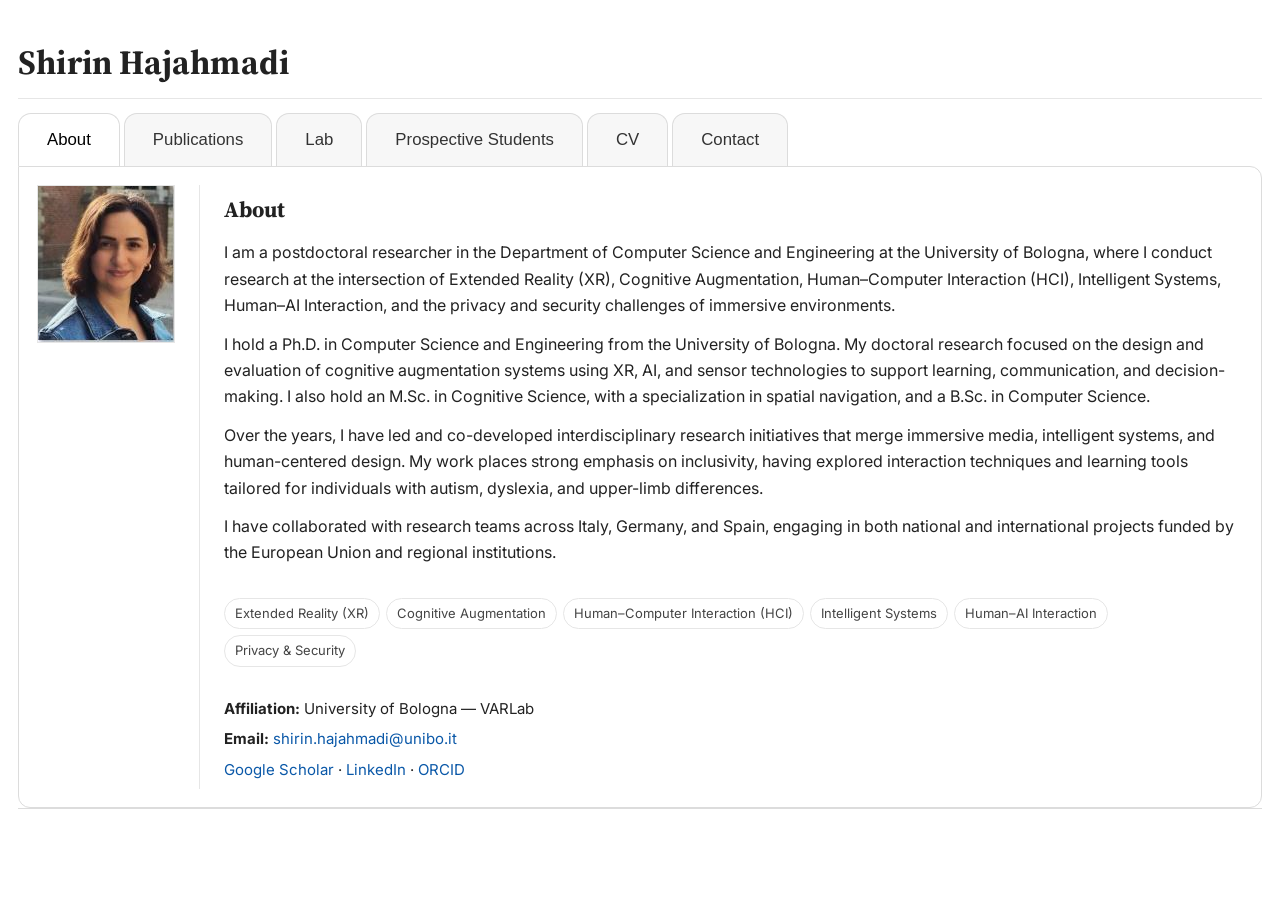
<file: index.html>
<!DOCTYPE html>
<html lang="en">
<head>
  <meta charset="UTF-8" />
  <meta name="viewport" content="width=device-width, initial-scale=1" />
  <title>Shirin Hajahmadi</title>
  <meta name="description" content="Shirin Hajahmadi — XR • AI • Privacy & HCI" />
  <link rel="preconnect" href="https://fonts.googleapis.com">
  <link rel="preconnect" href="https://fonts.gstatic.com" crossorigin>
  <link href="https://fonts.googleapis.com/css2?family=Inter:wght@300;400;500;600&family=Source+Serif+4:opsz,wght@8..60,500;8..60,700&display=swap" rel="stylesheet">
  <style>
    :root{
      --bg:#fff; --text:#222; --muted:#666; --border:#e6e6e6;
      --link:#0a58a8; --link-hover:#083f79;
      --tab:#f7f7f7; --tab-active:#ffffff; --tab-border:#dcdcdc;
    }
    *{box-sizing:border-box}
    html{scroll-behavior:smooth}
    body{margin:0;background:var(--bg);color:var(--text);
         font-family:Inter,system-ui,-apple-system,"Segoe UI",Roboto,Ubuntu,sans-serif;line-height:1.65}
    a{color:var(--link);text-decoration:none}
    a:hover{text-decoration:underline;color:var(--link-hover)}

    .wrap{max-width:1300px;margin:0 auto;padding:18px}
    .header{display:flex;align-items:flex-end;justify-content:space-between;
            border-bottom:1px solid var(--border);padding:16px 0 8px;margin-bottom:14px}
    .name{font-family:"Source Serif 4", Georgia, serif;font-weight:700;
          font-size:34px;letter-spacing:.2px}

    .tabs{margin-top:8px;border-bottom:1px solid var(--tab-border)}
    .tablist{display:flex;gap:4px;flex-wrap:wrap}
    .tab{
      appearance:none;
      background:var(--tab);
      border:1px solid var(--tab-border);
      border-bottom:none;
      padding:16px 28px;
      border-radius:13px 13px 0 0;
      font-size:1.05rem;
      font-weight:500;
      color:#333;
      cursor:pointer;
      transition:background 0.2s;
    }
    .tab[aria-selected="true"]{background:var(--tab-active);color:#000}
    .tab:focus-visible{outline:2px solid #7aa7ff;outline-offset:2px}

    .panels{border:1px solid var(--tab-border);border-radius:0 12px 12px 12px;background:#fff}
    .panel{padding:18px}
    .panel[hidden]{ display:none !important; }


    h2{font-family:"Source Serif 4", Georgia, serif;font-weight:700;font-size:22px;margin:6px 0 10px}
    h3{font-size:17px;margin:18px 0 6px}
    p{margin:12px 0}
    ul{padding-left:20px;margin:8px 0}
    li{margin:6px 0}

    .bio-top{
      display:grid;
      grid-template-columns: auto 1px 1fr;
      gap:24px; align-items:start;
    }
    .divider{width:1px; background:var(--border); height:100%; min-height:180px;}
    @media (max-width: 820px){
      .bio-top{grid-template-columns:1fr}
      .divider{display:none}
    }
    .portrait{width:100%;max-width:260px;border:1px solid var(--border)}
    .chips{display:flex;flex-wrap:wrap;gap:6px;margin-top:8px}
    .chip{border:1px solid var(--border);border-radius:999px;padding:4px 10px;font-size:13px;color:#444}
    .facts{font-size:15px}
    .facts p{margin:6px 0}

    footer{margin-top:22px;padding-top:10px;border-top:1px solid var(--border);color:var(--muted);font-size:13px}
  </style>
</head>
<body>
  <div class="wrap">
    <header class="header">
      <div class="name">Shirin Hajahmadi</div>
    </header>

    <div class="tabs">
      <div class="tablist" role="tablist" aria-label="Primary">
        <button role="tab" id="tab-about"         class="tab" aria-selected="true"  aria-controls="panel-about">About</button>
        <button role="tab" id="tab-publications"  class="tab" aria-selected="false" aria-controls="panel-publications">Publications</button>
        <button role="tab" id="tab-lab"           class="tab" aria-selected="false" aria-controls="panel-lab">Lab</button>
        <button role="tab" id="tab-students"      class="tab" aria-selected="false" aria-controls="panel-students">Prospective Students</button>
        <button role="tab" id="tab-cv"            class="tab" aria-selected="false" aria-controls="panel-cv">CV</button>
        <button role="tab" id="tab-contact"       class="tab" aria-selected="false" aria-controls="panel-contact">Contact</button>
      </div>

      <div class="panels">
        <!-- ABOUT (active by default; not hidden) -->
        <section role="tabpanel" id="panel-about" class="panel" aria-labelledby="tab-about">
          <div class="bio-top">
            <img src="images/shirin3.JPG" alt="Portrait of Shirin Hajahmadi" class="portrait" />
            <div class="divider" aria-hidden="true"></div>
            <div>
              <h2>About</h2>
              <p>
                I am a postdoctoral researcher in the Department of Computer Science and Engineering at the University of Bologna, where I conduct research at the intersection of Extended Reality (XR), Cognitive Augmentation, Human–Computer Interaction (HCI), Intelligent Systems, Human–AI Interaction, and the privacy and security challenges of immersive environments.
              </p>
              <p>
                I hold a Ph.D. in Computer Science and Engineering from the University of Bologna. My doctoral research focused on the design and evaluation of cognitive augmentation systems using XR, AI, and sensor technologies to support learning, communication, and decision-making. I also hold an M.Sc. in Cognitive Science, with a specialization in spatial navigation, and a B.Sc. in Computer Science.
              </p>
              <p>
                Over the years, I have led and co-developed interdisciplinary research initiatives that merge immersive media, intelligent systems, and human-centered design. My work places strong emphasis on inclusivity, having explored interaction techniques and learning tools tailored for individuals with autism, dyslexia, and upper-limb differences. 
              </p>
              <p>
                I have collaborated with research teams across Italy, Germany, and Spain, engaging in both national and international projects funded by the European Union and regional institutions.
              </p>

              <div class="chips" style="margin-top: 2em;">
                <span class="chip">Extended Reality (XR)</span>
                <span class="chip">Cognitive Augmentation</span>
                <span class="chip">Human–Computer Interaction (HCI)</span>
                <span class="chip">Intelligent Systems</span>
                <span class="chip">Human–AI Interaction</span>
                <span class="chip">Privacy & Security</span>
              </div>

              <div class="facts" style="margin-top: 2em;">
                <p><strong>Affiliation:</strong> University of Bologna — VARLab</p>
                <p><strong>Email:</strong> <a href="mailto:shirin.hajahmadi@unibo.it">shirin.hajahmadi@unibo.it</a></p>
                <p>
                  <a href="https://scholar.google.com/citations?user=Qo-nwuYAAAAJ&hl=en" target="_blank" rel="noopener">Google Scholar</a> ·
                  <a href="https://www.linkedin.com/in/shirin-hadjahmadi-804b5732/" target="_blank" rel="noopener">LinkedIn</a> ·
                  <a href="https://orcid.org/0000-0001-8494-9456" target="_blank" rel="noopener">ORCID</a>
                </p>
              </div>
            </div>
          </div>
        </section>

        <section role="tabpanel" id="panel-publications" class="panel" aria-labelledby="tab-publications" hidden>

        <h2>Publications</h2>

        <!-- 2025 -->
        <h3>2025</h3>
        <ul>
          <li>
            <strong>Embracing Differences in Virtual Reality: Inclusive User-Centered Design of Bimanual Interaction Techniques</strong><br>
            J Hartfill, S Hajahmadi, S Schmidt, G Marfia, F Steinicke<br>
            <em>Frontiers in Virtual Reality 6, 1586875</em><br>
            2025 — <a href="https://www.frontiersin.org/journals/virtual-reality/articles/10.3389/frvir.2025.1586875/pdf">PDF</a> · <a href="https://scholar.googleusercontent.com/scholar.bib?q=info:QMLdgtrt9CwJ:scholar.google.com/&output=citation&scisdr=CgIK5oG5ELbL4RCRw20:AAZF9b8AAAAAaKmX2222pbSJ7jPqCFEC0QG8TdU&scisig=AAZF9b8AAAAAaKmX25gC4KrOGnFbvSF5WxP7HrE&scisf=4&ct=citation&cd=-1&hl=en">BibTeX</a>
          </li>
          <li>
            <strong>Preface to the First Workshop on GenAI-XR: Generative Artificial Intelligence Meets Extended Reality</strong><br>
            AG Bosser, P Cascarano, J Lacoche, S Hajahmadi, A Stanescu, G Sörös<br>
            <em>IEEE Conference on Virtual Reality and 3D User Interfaces (VR) – Abstracts</em><br>
            2025 — <a href="https://ieeexplore.ieee.org/abstract/document/10972692">PDF</a> · <a href="https://scholar.googleusercontent.com/scholar.bib?q=info:0IJdT7hBlXMJ:scholar.google.com/&output=citation&scisdr=CgIK5oG5ELbL4RCeaPQ:AAZF9b8AAAAAaKmYcPQXjOetihLFAM3dfyUNRQ0&scisig=AAZF9b8AAAAAaKmYcPJArbNM-4Y-9KsoFvpYMgc&scisf=4&ct=citation&cd=-1&hl=en">BibTeX</a>
          </li>
          <li>
            <strong>Investigating the Impact of Voice-only and Embodied Conversational Virtual Agents on Mixed Reality Puzzle Solving</strong><br>
            S Hajahmadi, P Cascarano, F Mostajeran, K Heuer, A Lux, ...<br>
            <em>IEEE Conference on Virtual Reality and 3D User Interfaces (VR), 602–612</em><br>
            2025 — <a href="https://ieeexplore.ieee.org/document/10937463?denied=">PDF</a> · <a href="https://scholar.googleusercontent.com/scholar.bib?q=info:TW315uDootYJ:scholar.google.com/&output=citation&scisdr=CgIK5oG5ELbL4RCesaE:AAZF9b8AAAAAaKmYqaFSR_jJUd9vI0If_VMQAOI&scisig=AAZF9b8AAAAAaKmYqYUcAYbC7yAYSs7nV6xIaKE&scisf=4&ct=citation&cd=-1&hl=en">BibTeX</a> · <a href="https://www.youtube.com/watch?v=kVhMjTuUw6c">Demo</a>
          </li>
          <li>
            <strong>A Comparative Analysis of 3D Modeling Methods for Integration into an Extended Reality Platform</strong><br>
            P Cascarano, J Meglioraldi, G Vallasciani, V Armandi, G Augello, ... , S Hajahmadi<br>
            <em>IEEE International Conference on Artificial Intelligence and eXtended Reality (AIxXR)</em><br>
            2025 — <a href="https://ieeexplore.ieee.org/abstract/document/10896185">PDF</a> · <a href="https://scholar.googleusercontent.com/scholar.bib?q=info:6m-MqHvJdLUJ:scholar.google.com/&output=citation&scisdr=CgIK5oG5ELbL4RCdJec:AAZF9b8AAAAAaKmbPee-C8JVLOEJE5bwTmkmmOA&scisig=AAZF9b8AAAAAaKmbPSISKrTHoy2Tg9HpAm30mdc&scisf=4&ct=citation&cd=-1&hl=en">BibTeX</a>
          </li>
          <li>
            <strong>Diegetic User Interfaces in Extended Reality for 3D Medical Visualization</strong><br>
            P Cascarano, A Loretti, A Di Pasquale, S Hajahmadi, G Vallasciani, ...<br>
            <em>IEEE International Conference on Artificial Intelligence and eXtended Reality (AIxXR)</em><br>
            2025 — <a href="https://ieeexplore.ieee.org/abstract/document/10896102">PDF</a> · <a href="https://scholar.googleusercontent.com/scholar.bib?q=info:MwRomy3gSocJ:scholar.google.com/&output=citation&scisdr=CgIK5oG5ELbL4RCd0qs:AAZF9b8AAAAAaKmbyqvHr9fbNhCyv8z9a_UgA-Y&scisig=AAZF9b8AAAAAaKmbysKYRQu-aUXaza7Kg-M8Gp8&scisf=4&ct=citation&cd=-1&hl=en">BibTeX</a>
          </li>
          <li>
            <strong>Redefining Fashion: A VR Journey from 360° Runway Show to Contextual Avatar Customization</strong><br>
            S Hajahmadi, R Elnabouche, P Cascarano, G Marfia<br>
            <em>IEEE International Conference on Artificial Intelligence and eXtended Reality (AIxXR)</em><br>
            2025 — <a href="https://ieeexplore.ieee.org/abstract/document/10896012">PDF</a> · <a href="https://scholar.googleusercontent.com/scholar.bib?q=info:KOR53Edt9XwJ:scholar.google.com/&output=citation&scisdr=CgIK5oG5ELbL4RCaE0Y:AAZF9b8AAAAAaKmcC0YENSYuy1l4f3zDzvmfluI&scisig=AAZF9b8AAAAAaKmcC5D8Rt4TfjwSheflstTZV20&scisf=4&ct=citation&cd=-1&hl=en">BibTeX</a> · <a href="https://www.youtube.com/watch?v=CWaV_cO3iyA&t=5s">Demo</a>
          </li>
          <li>
            <strong>An Extended Reality Platform Powered by Large Language Models: A Case Study on Teaching Dance Costumes</strong><br>
            S Garzarella, G Vallasciani, P Cascarano, S Hajahmadi, E Cervellati, ...<br>
            <em>IEEE International Conference on Artificial Intelligence and eXtended Reality (AIxXR)</em><br>
            2025 — <a href="https://ieeexplore.ieee.org/abstract/document/10896159">PDF</a> · <a href="https://scholar.googleusercontent.com/scholar.bib?q=info:IWsLoQK6EUQJ:scholar.google.com/&output=citation&scisdr=CgIK5oG5ELbL4RCbzK0:AAZF9b8AAAAAaKmd1K1KoXvjIxnSBVyKVpYTklA&scisig=AAZF9b8AAAAAaKmd1FWJe2azQFWCwmyqWejqeN0&scisf=4&ct=citation&cd=-1&hl=en">BibTeX</a>
          </li>
        </ul>

        <!-- 2024 -->
        <h3>2024</h3>
        <ul>
          <li>
            <strong>Investigating Extended Reality-Powered Digital Twins for Sequential Instruction Learning: The Case of the Rubik’s Cube</strong><br>
            S Hajahmadi, L Stacchio, A Giacché, P Cascarano, G Marfia<br>
            <em>IEEE International Symposium on Mixed and Augmented Reality (ISMAR)</em><br>
            2024 — <a href="https://ieeexplore.ieee.org/document/10765406?denied=">PDF</a> · <a href="https://scholar.googleusercontent.com/scholar.bib?q=info:veT-aTYSii4J:scholar.google.com/&output=citation&scisdr=CgIK5oG5ELbL4RCkGgU:AAZF9b8AAAAAaKmiAgX60HrP5p4FkmF46mAehNM&scisig=AAZF9b8AAAAAaKmiAtkvFD2iJD-1a-HQAUp2mEM&scisf=4&ct=citation&cd=-1&hl=en">BibTeX</a> · <a href="https://www.youtube.com/watch?v=n4tH9LxKnP8&t=576s">Demo</a>
          </li>
          <li>
            <strong>ARELE-bot: Inclusive Learning of Spanish as a Foreign Language through a Mobile App Integrating Augmented Reality and ChatGPT</strong><br>
            S Hajahmadi, L Clementi, MDJ López, G Marfia<br>
            <em>IEEE Conference on Virtual Reality and 3D User Interfaces – Abstracts</em><br>
            2024 — <a href="https://ieeexplore.ieee.org/abstract/document/10536513">PDF</a> · <a href="https://scholar.googleusercontent.com/scholar.bib?q=info:_nB5TazDF00J:scholar.google.com/&output=citation&scisdr=CgIK5oG5ELbL4RCZYgQ:AAZF9b8AAAAAaKmfegQrussP7cmW1QJKHo8C_tQ&scisig=AAZF9b8AAAAAaKmfesDmN6Hx-lqt_0as-OG9k8s&scisf=4&ct=citation&cd=-1&hl=en">BibTeX</a> · <a href="https://www.youtube.com/watch?v=Ylcc6WH_kZ4">Demo</a>
          </li>
          <li>
            <strong>Heritage Elements and Artificial Intelligence as Storytelling Tools for Virtual Retail Environments</strong><br>
            S Hajahmadi, I Calvi, E Stacchiotti, P Cascarano, G Marfia<br>
            <em>Digital Applications in Archaeology and Cultural Heritage 34, e00368</em><br>
            2024 — <a href="https://www.sciencedirect.com/science/article/abs/pii/S2212054824000535">PDF</a> · <a href="https://scholar.googleusercontent.com/scholar.bib?q=info:QF2GGJ9wMxgJ:scholar.google.com/&output=citation&scisdr=CgIK5oG5ELbL4RCmo9g:AAZF9b8AAAAAaKmgu9grDkbazjCCB_KmDpJr1z0&scisig=AAZF9b8AAAAAaKmgu9knPkRhZ9l1_JMAIXZw2uA&scisf=4&ct=citation&cd=-1&hl=en">BibTeX</a>
          </li>
          <li>
            <strong>M-AGEW: Empowering Outdoor Workouts with Data-Driven Augmented Reality Assistance</strong><br>
            L Stacchio, V Armandi, S Hajahmadi, L Donatiello, G Marfia<br>
            <em>IEEE International Conference on Artificial Intelligence and eXtended Reality (AIxXR)</em><br>
            2024 — <a href="https://ieeexplore.ieee.org/abstract/document/10445575">PDF</a> · <a href="https://scholar.googleusercontent.com/scholar.bib?q=info:uU6imNtDhQYJ:scholar.google.com/&output=citation&scisdr=CgIK5oG5ELbL4RCnTYs:AAZF9b8AAAAAaKmhVYs6vvB_TXUFvdzdwkrPfSs&scisig=AAZF9b8AAAAAaKmhVeTwE1DqnAeFAP5qW3bYimY&scisf=4&ct=citation&cd=-1&hl=en">BibTeX</a> · <a href="https://www.youtube.com/watch?v=bSKUkR8-rfY">Demo</a>
          </li>
          <li>
            <strong>The Influence of Audiovisual Elements on the Realism of Generative AI Videos: The Case of Sora</strong><br>
            A Sanchez-Acedo, A Carbonell-Alcocer, P Cascarano, S Hajahmadi, ...<br>
            <em>International Workshop on Artificial Intelligence and Creativity</em><br>
            2024 — <a href="https://ceur-ws.org/Vol-3810/paper9.pdf">PDF</a> · <a href="https://scholar.googleusercontent.com/scholar.bib?q=info:lsXmP3R_k8oJ:scholar.google.com/&output=citation&scisdr=CgIK5oG5ELbL4RClbHw:AAZF9b8AAAAAaKmjdHwIzZgGuiPbb1Mii-PXLZ4&scisig=AAZF9b8AAAAAaKmjdFpYUNN761i5WG2aPT-muks&scisf=4&ct=citation&cd=-1&hl=en">BibTeX</a>
          </li>
          <li>
            <strong>PuzzleAide: Comparing Audio and Embodied Assistants for MR Puzzle-Solving</strong><br>
            S Hajahmadi, F Mostajeran, K Heuer, A Lux, GO Mends-Cole, ...<br>
            <em>ACM Symposium on Spatial User Interaction (SUI), 1–3</em><br>
            2024 — <a href="https://dl.acm.org/doi/abs/10.1145/3677386.3688899">PDF</a> · <a href="https://scholar.googleusercontent.com/scholar.bib?q=info:V8fymKurgf8J:scholar.google.com/&output=citation&scisdr=CgIK5oG5ELbL4RClyJI:AAZF9b8AAAAAaKmj0JJq3v9gTdwco7P_00bPOvw&scisig=AAZF9b8AAAAAaKmj0OUgezBY5L64MMgXqsLblGg&scisf=4&ct=citation&cd=-1&hl=en">BibTeX</a> 
          </li>
          <li>
            <strong>XR4LAW: Implementing an Immersive Ergonomic User Interface for Legislative and Deliberative Institutions</strong><br>
            G Di Maria, S Hajahmadi, S Sapienza, G Marfia, M Palmirani<br>
            <em>ACM Symposium on Spatial User Interaction (SUI), 1–3</em><br>
            2024 — <a href="https://dl.acm.org/doi/abs/10.1145/3677386.3688891">PDF</a> · <a href="https://scholar.googleusercontent.com/scholar.bib?q=info:7oCW5IKLEa8J:scholar.google.com/&output=citation&scisdr=CgIK5oG5ELbL4RCiF7g:AAZF9b8AAAAAaKmkD7guQh2j0ZPxDiK4qNMl6BI&scisig=AAZF9b8AAAAAaKmkD2KrYTRdACFtR7TUs2i4JFE&scisf=4&ct=citation&cd=-1&hl=en">BibTeX</a> 
          </li>
          <li>
            <strong>Exploring Symbolic Narratives in Virtual Spaces: Leveraging Curiosity-Driven Design and the Attention-Value Model for Educational VR Museum Experiences</strong><br>
            S Hajahmadi, S Ghasempouri, G Marfia<br>
            <em>Mimesis Journal 13(2), 499–511</em><br>
            2024 — <a href="https://scholar.google.com/citations?view_op=view_citation&hl=en&user=Qo-nwuYAAAAJ&sortby=pubdate&citation_for_view=Qo-nwuYAAAAJ:8k81kl-MbHgC">PDF</a> · <a href="https://scholar.googleusercontent.com/scholar.bib?q=info:-V4CMCOp154J:scholar.google.com/&output=citation&scisdr=CgIK5oG5ELbL4RCia0c:AAZF9b8AAAAAaKmkc0f3Ba9odGGUb6Xmb4L0ego&scisig=AAZF9b8AAAAAaKmkc1Kp2q8RNXM72P-kU1gT4aQ&scisf=4&ct=citation&cd=-1&hl=en">BibTeX</a>
          </li>
        </ul>

        <!-- 2023 -->
        <h3>2023</h3>
        <ul>
          <li>
            <strong>Effects of the Uncertainty of Interpersonal Communications on Behavioral Responses of the Participants in an Immersive Virtual Reality Experience: A Usability Study</strong><br>
            S Hajahmadi, G Marfia<br>
            <em>Sensors 23(4), 2148</em><br>
            2023 — <a href="https://www.mdpi.com/1424-8220/23/4/2148">PDF</a> · <a href="https://scholar.googleusercontent.com/scholar.bib?q=info:VtGUzPuqTBoJ:scholar.google.com/&output=citation&scisdr=CgIK5oG5ELbL4RCjSNo:AAZF9b8AAAAAaKmlUNoGII4HVNFeGPG7x3N8cA4&scisig=AAZF9b8AAAAAaKmlUHTXf0E_W69pjYHI-uHK3q0&scisf=4&ct=citation&cd=-1&hl=en">BibTeX</a>
          </li>
          <li>
            <strong>Toward a Shared Experience of Uncertainty of Interpersonal Communication Through an Immersive Virtual Reality Serious Game</strong><br>
            S Hajahmadi, G Marfia<br>
            <em>International Conference on Human-Computer Interaction (HCII), 566–580</em><br>
            2023 — <a href="https://link.springer.com/chapter/10.1007/978-3-031-35897-5_40">PDF</a> · <a href="https://scholar.googleusercontent.com/scholar.bib?q=info:qOzWybbDNkMJ:scholar.google.com/&output=citation&scisdr=CgIK5oG5ELbL4RCjk7E:AAZF9b8AAAAAaKmli7EE_6ZuFuV8DK007RMJHlU&scisig=AAZF9b8AAAAAaKmliybIRBIu3VNK2hzlf-YWuMM&scisf=4&ct=citation&cd=-1&hl=en">BibTeX</a>
          </li>
        </ul>

        <!-- 2021 -->
        <h3>2021</h3>
        <ul>
          <li>
            <strong>Preserving Family Album Photos with the HoloLens 2</strong><br>
            L Stacchio, S Hajahmadi, G Marfia<br>
            <em>IEEE Conference on Virtual Reality and 3D User Interfaces – Abstracts</em><br>
            2021 — <a href="https://ieeexplore.ieee.org/abstract/document/9419181">PDF</a> · <a href="https://scholar.googleusercontent.com/scholar.bib?q=info:E2W6u6EtS_wJ:scholar.google.com/&output=citation&scisdr=CgIK5oG5ELbL4RCgNA0:AAZF9b8AAAAAaKmmLA2HhH2qKqoS_lyOBJT4mDQ&scisig=AAZF9b8AAAAAaKmmLOCUUg6ntlsbIiFHgLzbzj8&scisf=4&ct=citation&cd=-1&hl=en">BibTeX</a> · <a href="https://www.youtube.com/watch?v=c69sIu9w0IM">Demo</a>
          </li>
          <li>
            <strong>Revive Family Photo Albums Through a Collaborative Environment Exploiting the HoloLens 2</strong><br>
            L Stacchio, A Angeli, S Hajahmadi, G Marfia<br>
            <em>IEEE International Symposium on Mixed and Augmented Reality (ISMAR) – Adjunct</em><br>
            2021 — <a href="https://ieeexplore.ieee.org/abstract/document/9585874">PDF</a> · <a href="https://scholar.googleusercontent.com/scholar.bib?q=info:E2W6u6EtS_wJ:scholar.google.com/&output=citation&scisdr=CgIK5oG5ELbL4RCgcuk:AAZF9b8AAAAAaKmmaullOkGsWnkeOjoSUQGhxSs&scisig=AAZF9b8AAAAAaKmmap4w906YBn9jt_s02-QkNVc&scisf=4&ct=citation&cd=-1&hl=en">BibTeX</a> · <a href="https://www.youtube.com/watch?v=pjxRjaV5GdQ">Demo</a>
          </li>
        </ul>
      </section>


        <!-- LAB -->
        <section role="tabpanel" id="panel-lab" class="panel" aria-labelledby="tab-lab" hidden>
          <h2>VARLab</h2>
          <p>
          The <a href="https://site.unibo.it/varlab/en" target="_blank" rel="noopener">Virtual and Augmented Reality Laboratory (VARLab)</a> at the University of Bologna is a multidisciplinary research group dedicated to investigating how immersive technologies reshape human cognition, interaction, and experience. 
          </p>
          <p>
          As a postdoctoral researcher affiliated with VARLab, I contribute to interdisciplinary projects and collaborate with both local and international partners. I also mentor students across fields such as computer science and cognitive science. 
          </p>
          <p>
            Learn more about the lab at the official <a href="https://site.unibo.it/varlab/en" target="_blank" rel="noopener">VARLab website</a>.
          </p>
        </section>

      <!-- STUDENTS -->
      <section role="tabpanel"
              id="panel-students"
              class="panel"
              aria-labelledby="tab-students"
              hidden>
        <h2>Information for Prospective Students</h2>
        <p>
          I welcome applications from highly motivated Master's and Bachelor's students interested in research at the intersection of 
          <strong>Extended Reality (XR)</strong>, <strong>Human–Computer Interaction (HCI)</strong>, <strong>Cognitive Augmentation</strong>, 
          <strong>AI-driven interactive systems</strong>, and <strong>privacy and security in immersive environments</strong>.
          <p>
          Please send a short email outlining your interests and background, along with your CV, to:
          <a href="mailto:shirin.hajahmadi2@unibo.it">shirin.hajahmadi2@unibo.it</a>
        </p>
        </p>

        <h3>Research Topics</h3>
        <ul>
          <li>Conversational Agents and Digital Twins in XR Learning</li>
          <li>Privacy-security techniques for XR interactions</li>
          <li>Human–AI interaction in immersive environments</li>
          <li>Inclusive XR systems for users with cognitive or physical differences</li>
        </ul>

        <h3>Opportunities</h3>
        <ul>
          <li>Thesis supervision (Bachelor/Master, both local and remote)</li>
          <li>Internships or project-based collaborations</li>
        </ul>


      <!-- Theses -->
  <h3>Previous Student Theses</h3>
  <ul>
    <li><strong>Maryam Arjomandi</strong> – <em>VR Fashion Experience Inspired by “Alice in Wonderland”</em><br>
      M.Sc. Thesis · University of Bologna · 2023</li>
    <li><strong>Igor Iurevici</strong> – <em>User Enactments in VR: Smart Home Interaction Study</em><br>
      M.Sc. Thesis · University of Bologna · 2023</li>
    <li><strong>Ranim Elnabouche</strong> – <em>Virtual Fashion Show as a Gateway to Avatar Customization</em><br>
      M.Sc. Thesis · University of Bologna · 2023</li>
    <li><strong>Yue Chen</strong> – <em>Retail–Metaverse Synergy for Consumer Engagement</em><br>
      M.Sc. Thesis · University of Bologna · 2023</li>
    <li><strong>Kevin Heuer, Anton Lux, Gil Otis Mends-Cole</strong> – <em>Mixed Reality Puzzle Solving with Virtual Assistants</em><br>
      B.Sc. Project · University of Hamburg · 2023–2024</li>
  </ul>

  <!-- Course Projects -->
  <h3>Previous Course Projects</h3>
  <ul>
    <li><strong>Mina Etesam</strong> – <em>The Antique Museum</em><br>
      Fashion Studies M.Sc. · 2021/22 · Advanced ICT for Fashion Lab<br>
      Two-room VR museum: common area with traditional books and an antique gallery. [<a href="https://github.com/shirinhaj/The-antique-museum">GitHub</a>]</li>

    <li><strong>Meizi Yu & Ting Su</strong> – <em>Thierry Mugler Virtual Exhibition</em><br>
      Fashion Studies M.Sc. · 2021/22 · Data Science & Immersive Tech for Fashion E-Commerce<br>
      Virtual exhibition dedicated to Manfred Thierry Mugler. [<a href="https://github.com/shirinhaj/Thierry-Mugler-virtual-exhibition-">GitHub</a>]</li>

    <li><strong>Afshan Khan</strong> – <em>The Fall/Winter 2022 Collection by Ralph Lauren</em><br>
      Fashion Studies M.Sc. · 2021/22 · Data Science & Immersive Tech for Fashion E-Commerce<br>
      Virtual exhibition showcasing Ralph Lauren’s FW22 collection. [<a href="https://github.com/shirinhaj/The-Fall-Winter-2022-Collection-by-Ralph-Lauren">GitHub</a>]</li>

    <li><strong>Chiara Melchiori & Elizaveta Uvarova</strong> – <em>Urban Glamour in Gucci Style</em><br>
      Fashion Studies M.Sc. · 2021/22 · Data Science & Immersive Tech for Fashion E-Commerce<br>
      Virtual showroom recreating metropolitan glamour in Gucci style.</li>

    <li><strong>Maryam Arjomandi & Elena Glukhova</strong> – <em>The Trussardi Exhibition Space</em><br>
      Fashion Studies M.Sc. · 2021/22 · Data Science & Immersive Tech for Fashion E-Commerce<br>
      Interactive VR exhibition with reception, accessories, and clothing spaces. [<a href="https://github.com/shirinhaj/The-Trussardi-exhibition-space">GitHub</a>]</li>

      </section>


        <!-- CV -->
        <section role="tabpanel" id="panel-cv" class="panel" aria-labelledby="tab-cv" hidden>
          <h2>CV</h2>
          <p>You can download my full academic CV below, or browse key highlights from my academic and research career.</p>
          <p><a href="files/CV.pdf" download>Download Full CV (PDF)</a></p>
        </section>

        <!-- CONTACT -->
        <section role="tabpanel" id="panel-contact" class="panel" aria-labelledby="tab-contact" hidden>
          <h2>Contact</h2>

          <p><strong>Email:</strong> <a href="mailto:shirin.hajahmadi2@unibo.it">shirin.hajahmadi2@unibo.it</a></p>

          <p><strong>Institutional Affiliation:</strong><br>
          Research Fellow, Department of Computer Science and Engineering<br>
          University of Bologna</p>

          <p><strong>Research Group:</strong><br>
          Member of <a href="https://site.unibo.it/varlab/en" target="_blank" rel="noopener">VARLab – Virtual and Augmented Reality Laboratory</a></p>

          <p><strong>Research Areas:</strong><br>
          Extended Reality (XR), Cognitive Augmentation, Human–Computer Interaction (HCI), Intelligent Systems, Human–AI Interaction, Security and Privacy in XR
          </p>


          <p><strong>Office Address:</strong><br>
          Department of Computer Science and Engineering, Università di Bologna, Via Camillo Ranzani 14/c, Bologna, Italia</p>

          <p><strong>Online Profiles:</strong><br>
          <a href="https://scholar.google.com/citations?user=Qo-nwuYAAAAJ&hl=en" target="_blank" rel="noopener">Google Scholar</a> ·
          <a href="https://www.linkedin.com/in/shirin-hadjahmadi-804b5732/" target="_blank" rel="noopener">LinkedIn</a> ·
          <a href="https://orcid.org/0000-0001-8494-9456" target="_blank" rel="noopener">ORCID</a>
          </p>
        </section>

      </div>
    </div>

  </div>

  <script>
    const tabs   = Array.from(document.querySelectorAll('[role="tab"]'));
    const panels = Array.from(document.querySelectorAll('[role="tabpanel"]'));

    function activateTab(tab, setHash = true){
      tabs.forEach(t => t.setAttribute('aria-selected', String(t === tab)));
      panels.forEach(p => p.hidden = (p.id !== tab.getAttribute('aria-controls')));
      if(setHash){
        const id = tab.getAttribute('aria-controls').replace('panel-','');
        history.replaceState(null, '', '#'+id);
      }
    }

    tabs.forEach(tab => tab.addEventListener('click', () => activateTab(tab)));

    document.querySelector('[role="tablist"]').addEventListener('keydown', e => {
      const i = tabs.findIndex(t => t.getAttribute('aria-selected') === 'true');
      if(['ArrowRight','ArrowLeft','Home','End'].includes(e.key)) e.preventDefault();
      if(e.key === 'ArrowRight') activateTab(tabs[(i+1) % tabs.length]);
      if(e.key === 'ArrowLeft')  activateTab(tabs[(i-1+tabs.length) % tabs.length]);
      if(e.key === 'Home')       activateTab(tabs[0]);
      if(e.key === 'End')        activateTab(tabs[tabs.length-1]);
    });

    function openFromHash(){
      const h = location.hash.replace('#','');
      if(!h) return;
      const tab = document.querySelector(`[role="tab"][aria-controls="panel-${h}"]`);
      if(tab) activateTab(tab, false);
    }
    window.addEventListener('hashchange', openFromHash);
    openFromHash();
  </script>
</body>
</html>
</file>
